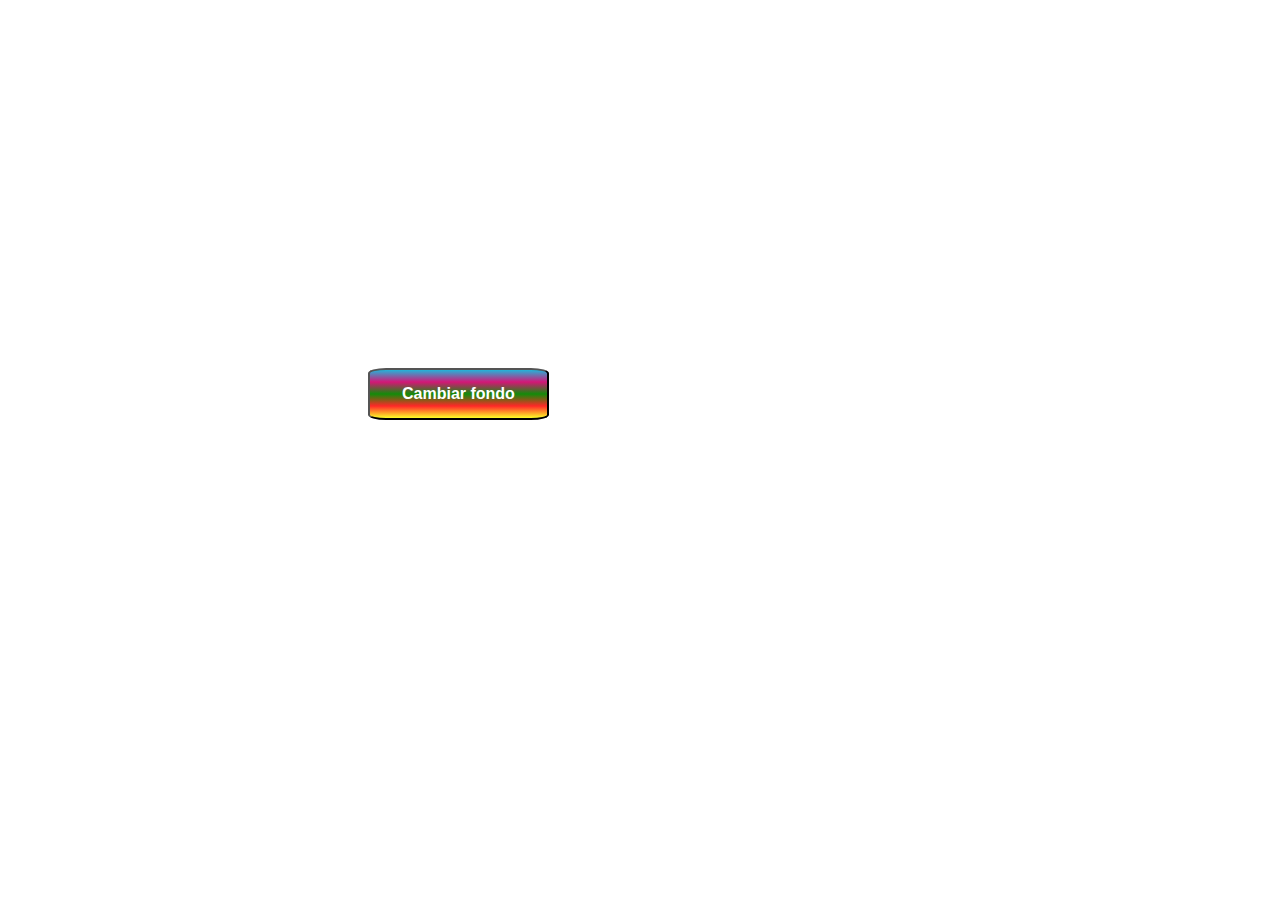
<file: Creatividad/cambiar-color-aleatoriamente-rgb/index.html>
<!DOCTYPE html>
<html lang="en">
<head>
  <meta charset="UTF-8">
  <meta name="viewport" content="width=device-width, initial-scale=1.0">
  <link rel="stylesheet" href="css/index.css">
  <title>cambiar color aleatoriamente rgb</title>
</head>
<body>
	<button class="btn">Cambiar fondo</button>
	
  <script src="js/index.js"></script>
</body>
</html>
</file>
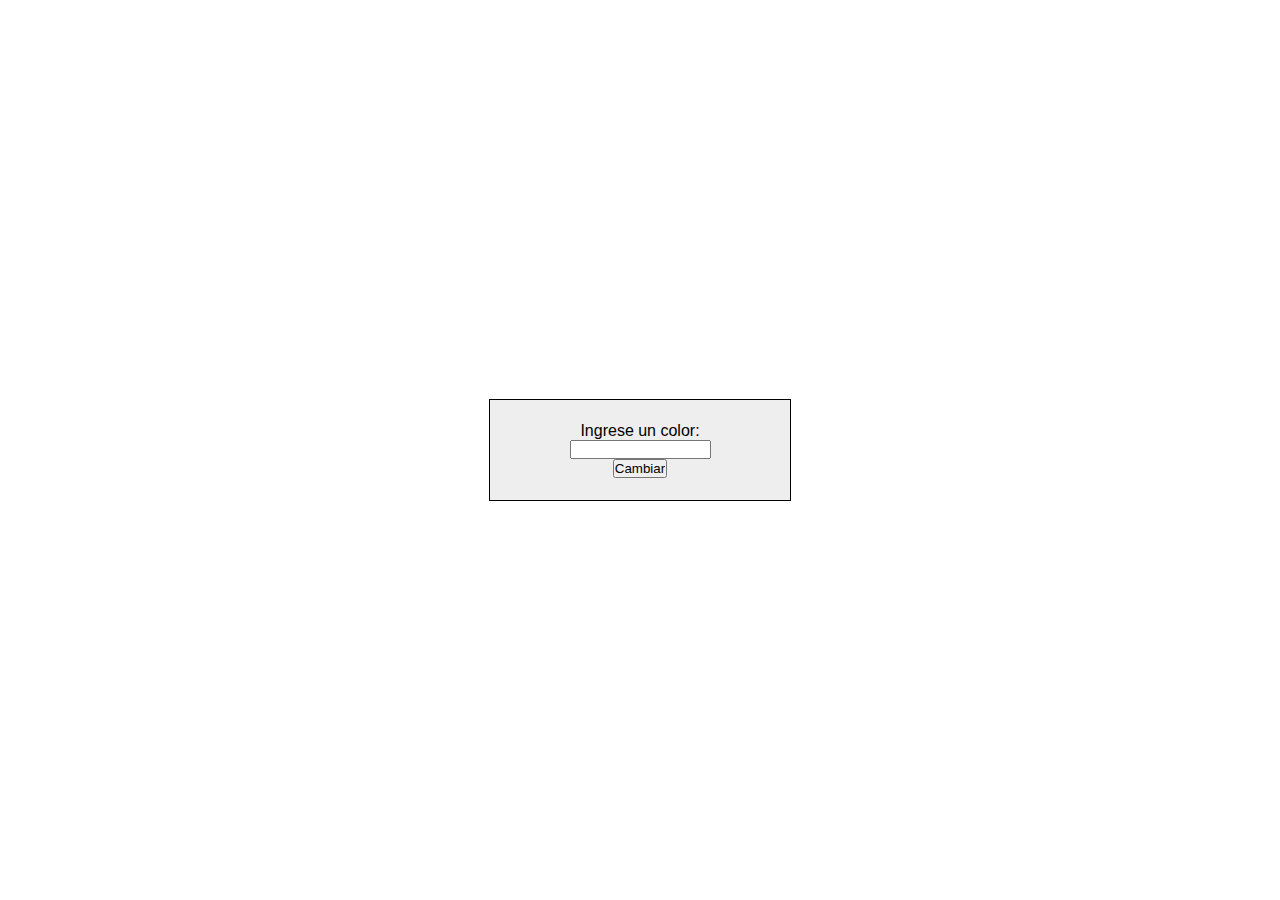
<file: Practicas/Cambiar color fondo con input/index.html>
<!DOCTYPE html>
<html lang="en">
<head>
  <meta charset="UTF-8">
  <meta name="viewport" content="width=device-width, initial-scale=1.0">
  <link rel="stylesheet" href="css/index.css">
  <script src="js/index.js"></script>
  <title>Cambiar color fondo con input</title>
</head>
<body id="cuerpo">
	<form>
	  <label for="">Ingrese un color:</label>
	  <input type="text" size="15" id="colorFondo"/>
    <input type="button" id="cambiarColor" value="Cambiar"/>
	</form>
</body>
</html>
</file>
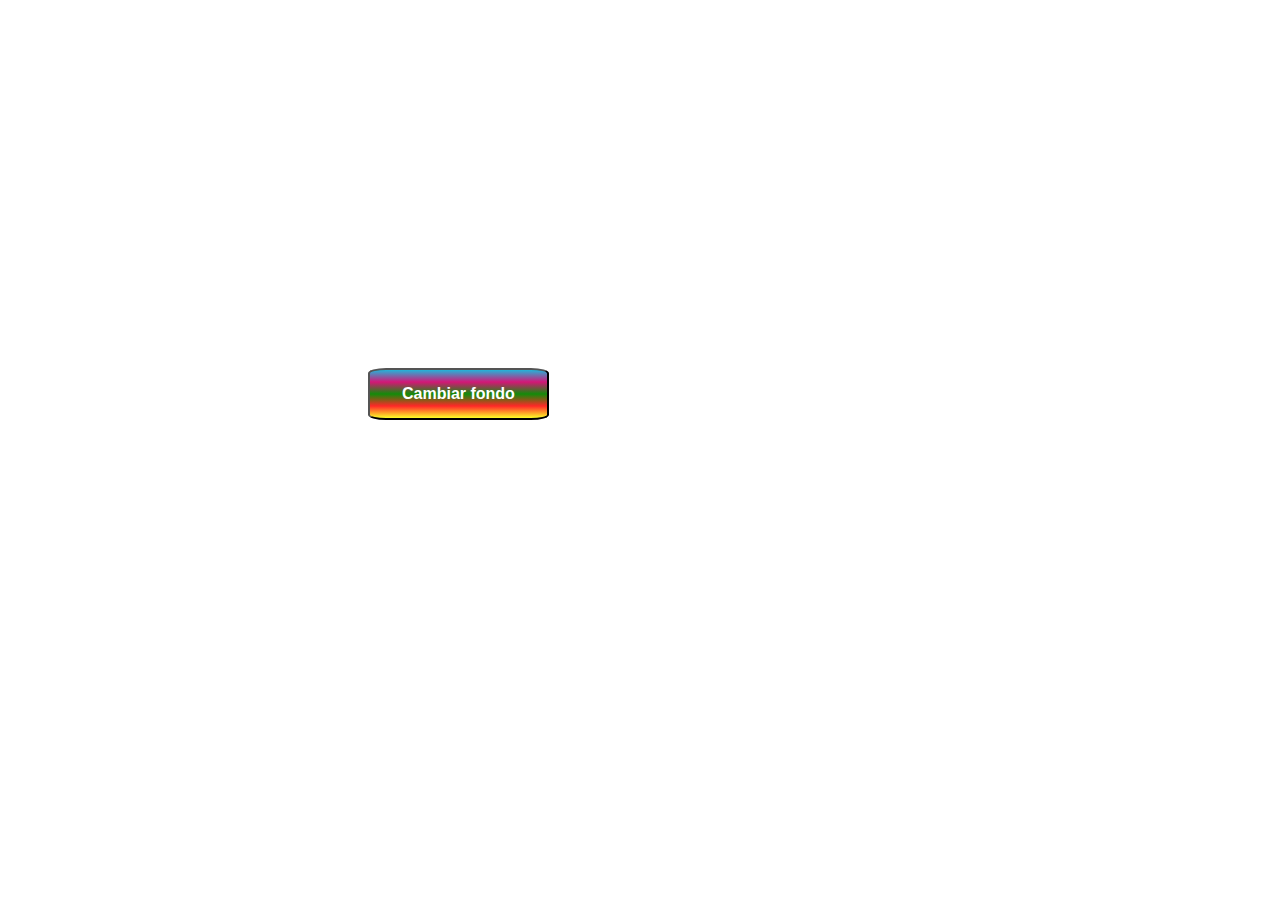
<file: Practicas/cambiar-color-aleatoriamente/index.html>
<!DOCTYPE html>
<html lang="en">
<head>
  <meta charset="UTF-8">
  <meta name="viewport" content="width=device-width, initial-scale=1.0">
  <link rel="stylesheet" href="css/index.css">
  <title>cambiar color aleatoriamente</title>
</head>
<body>
	<button class="btn">Cambiar fondo</button>
  <script src="js/index.js"></script>
</body>
</html>
</file>
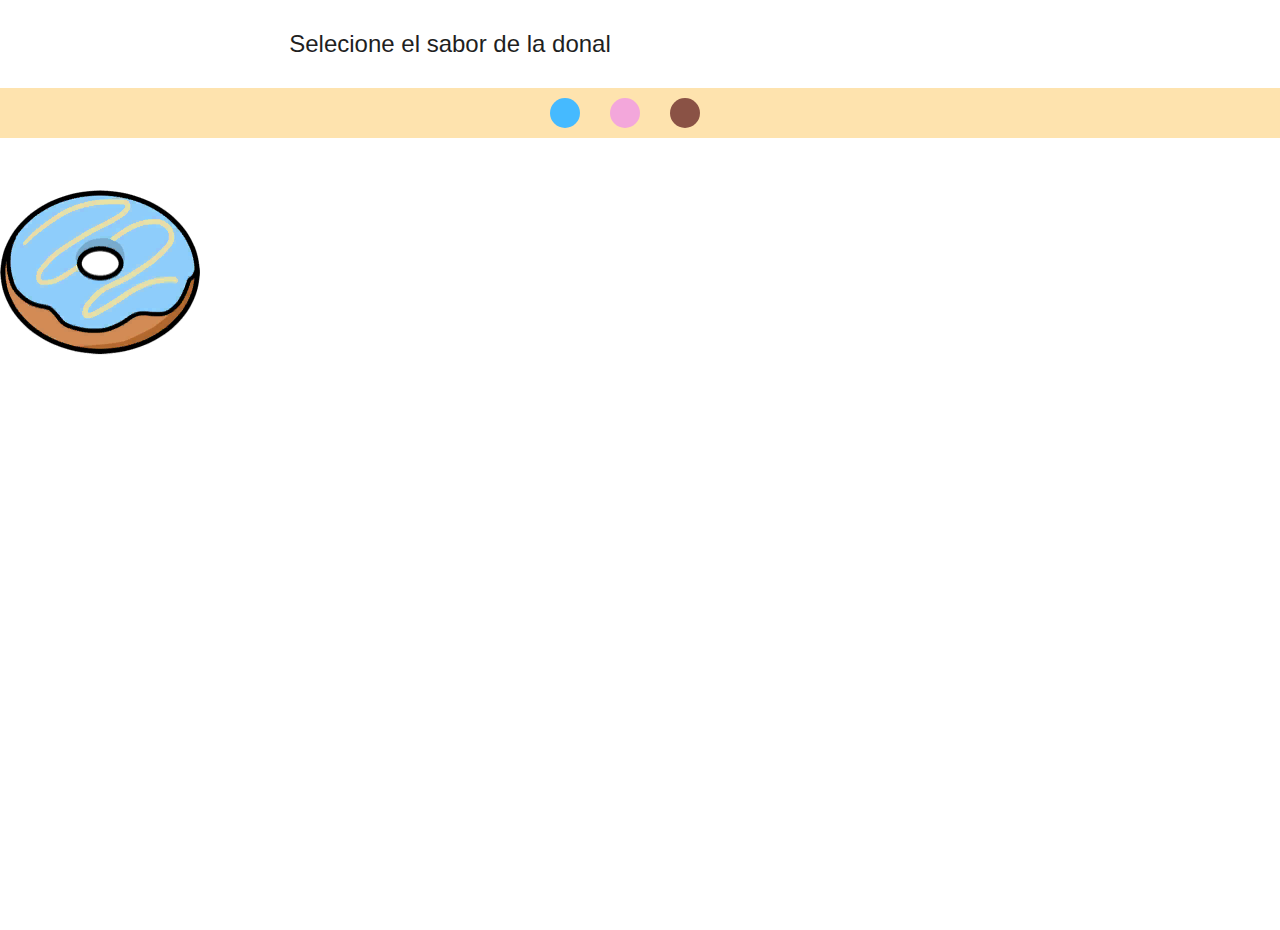
<file: Practicas/cambiar-color-imagen/index.html>
<!DOCTYPE html>
<html lang="en">
<head>
  <meta charset="UTF-8">
  <meta name="viewport" content="width=device-width, initial-scale=1.0">
  <link rel="stylesheet" href="css/index.css">
  <title>cambiar color de una imagen</title>
</head>
<body>
  <div class="contenedor">
    <h3 class="text">Selecione el sabor de la donal</h3>
    <div class="color-select">
      <div id="azul"></div>
      <div id="rosa"></div>
      <div id="marron"></div>
    </div>
    <div class="images">
      <img id="cargarImagen" src="img/donal_azul.png" alt="" />
    </div>
  </div>
  
  <script src="js/index.js"></script>
</body>
</html>
</file>
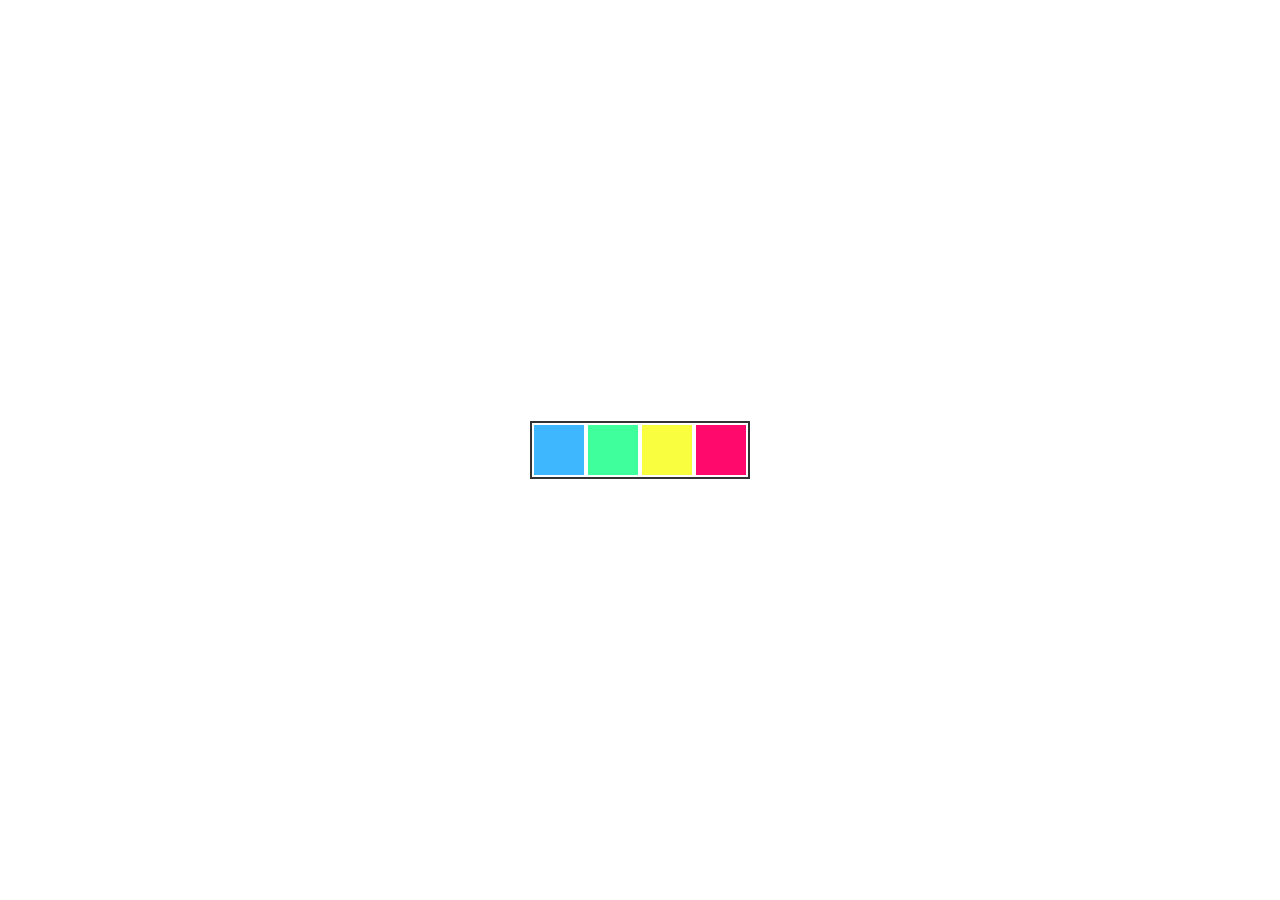
<file: Practicas/Cargar-color-fondo/index.html>
<!DOCTYPE html>
<html lang="en">
<head>
  <meta charset="UTF-8">
  <meta name="viewport" content="width=device-width, initial-scale=1.0">
  <link rel="stylesheet" href="css/index.css">
  <title>Cargar-color-fondo</title>
</head>
<body>
	<div class="contenedor">
	  <span id="1" onclick="color(this)" class="color clr1"></span>
	  <span id="2" onclick="color(this)" class="color clr2"></span>
	  <span onclick="color(this)" class="color clr3"></span>
	  <span onclick="color(this)" class="color clr4"></span>  
	</div>
  <script src="js/index.js"></script>
</body>
</html>
</file>
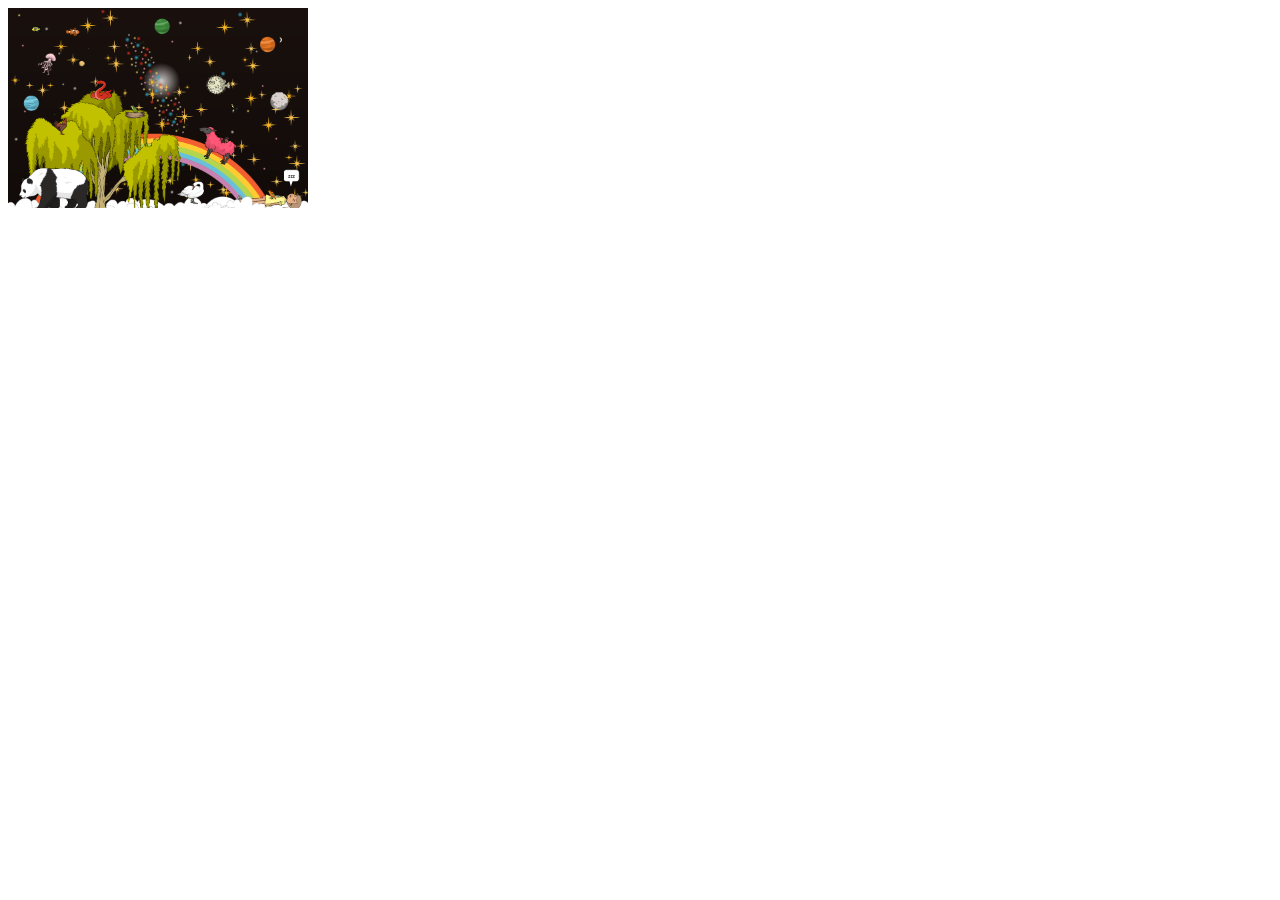
<file: Practicas/Efecto de movimiento/index.html>
<!DOCTYPE html>
<html lang="en">
<head>
  <meta charset="UTF-8">
  <meta name="viewport" content="width=device-width, initial-scale=1.0">
  <link rel="stylesheet" href="css/index.css">
  <title>Efecto de movimiento</title>
</head>
<body>
	<div id="poster"></div>
	
	<script src="js/index.js"></script>
</body>
</html>
</file>
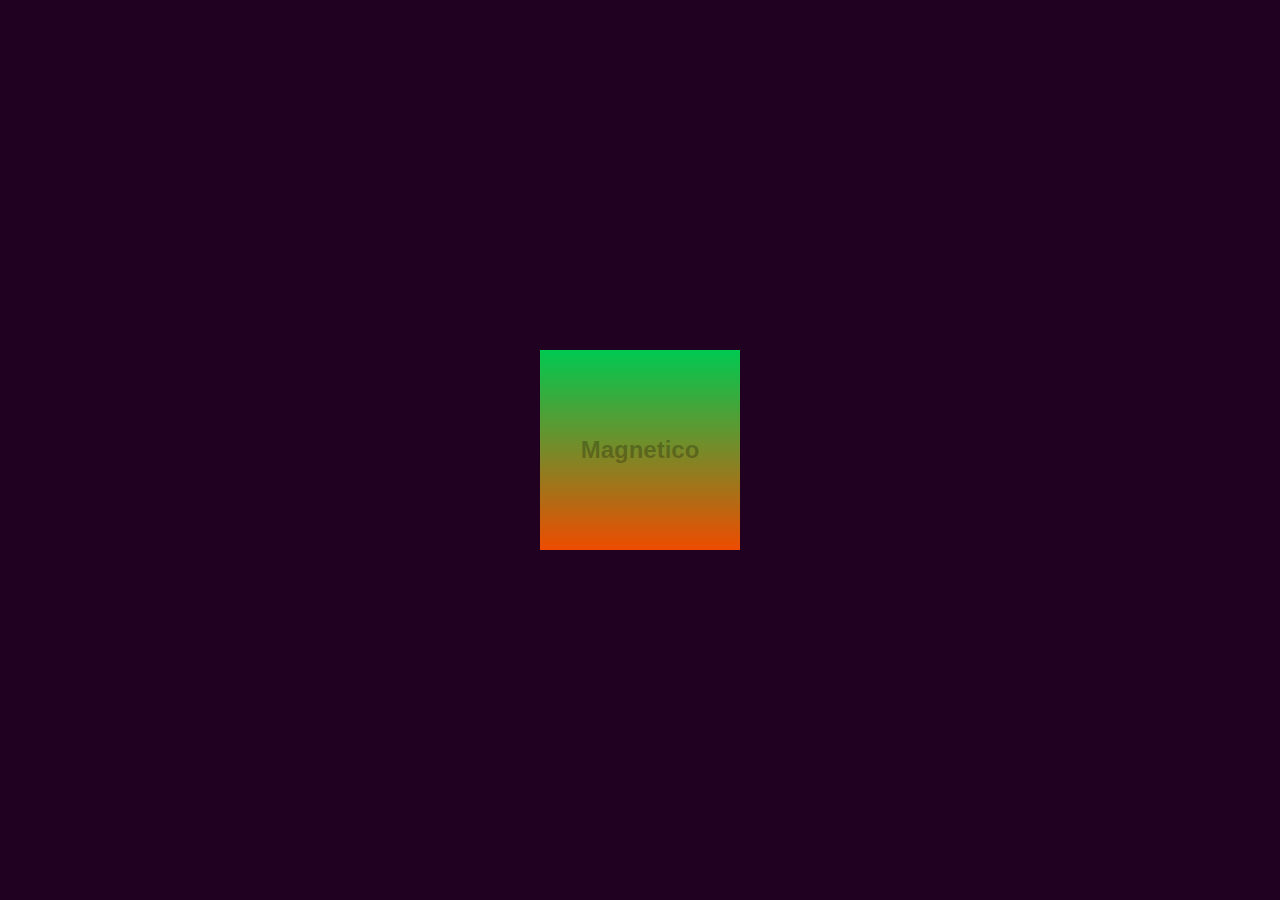
<file: Practicas/Efecto magnetico/index.html>
<!DOCTYPE html>
<html lang="en">
<head>
  <meta charset="UTF-8">
  <meta name="viewport" content="width=device-width, initial-scale=1.0">
  <link rel="stylesheet" href="css/index.css">
  <title>Efecto magnetico</title>
</head>
<body>
	<div class="caja">Magnetico</div>
	
	<script src="js/index.js"></script>
</body>
</html>
</file>
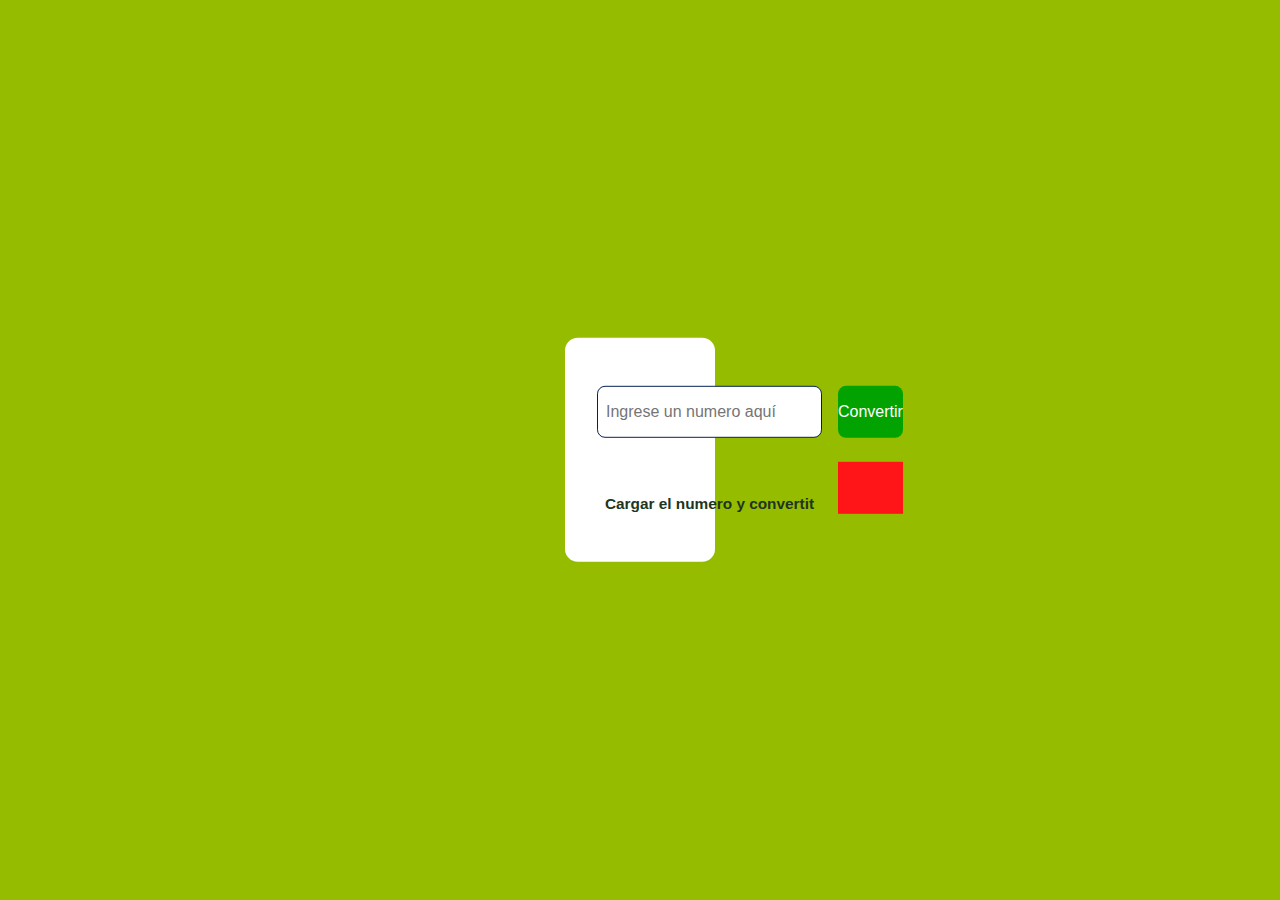
<file: Practicas/numero-a-romano/index.html>
<!DOCTYPE html>
<html lang="en">
<head>
  <meta charset="UTF-8">
  <meta name="viewport" content="width=device-width, initial-scale=1.0">
  <link rel="stylesheet" href="css/index.css">
  <title>Numero a romano</title>
</head>
<body>
	<div class="contenedor">
	  <div class="input-content">
	    <input type="number" id="entrada" placeholder="Ingrese un numero aquí"/>
	    <button type="submit" id="btn-cargar">Convertir</button>
	    <p id="salida">
	      <span>Cargar el numero y convertit</span>
	     </p>
	     <p id="error"></p>
	  </div>
	</div>
	
  <script src="js/index.js"></script>
</body>
</html>
</file>
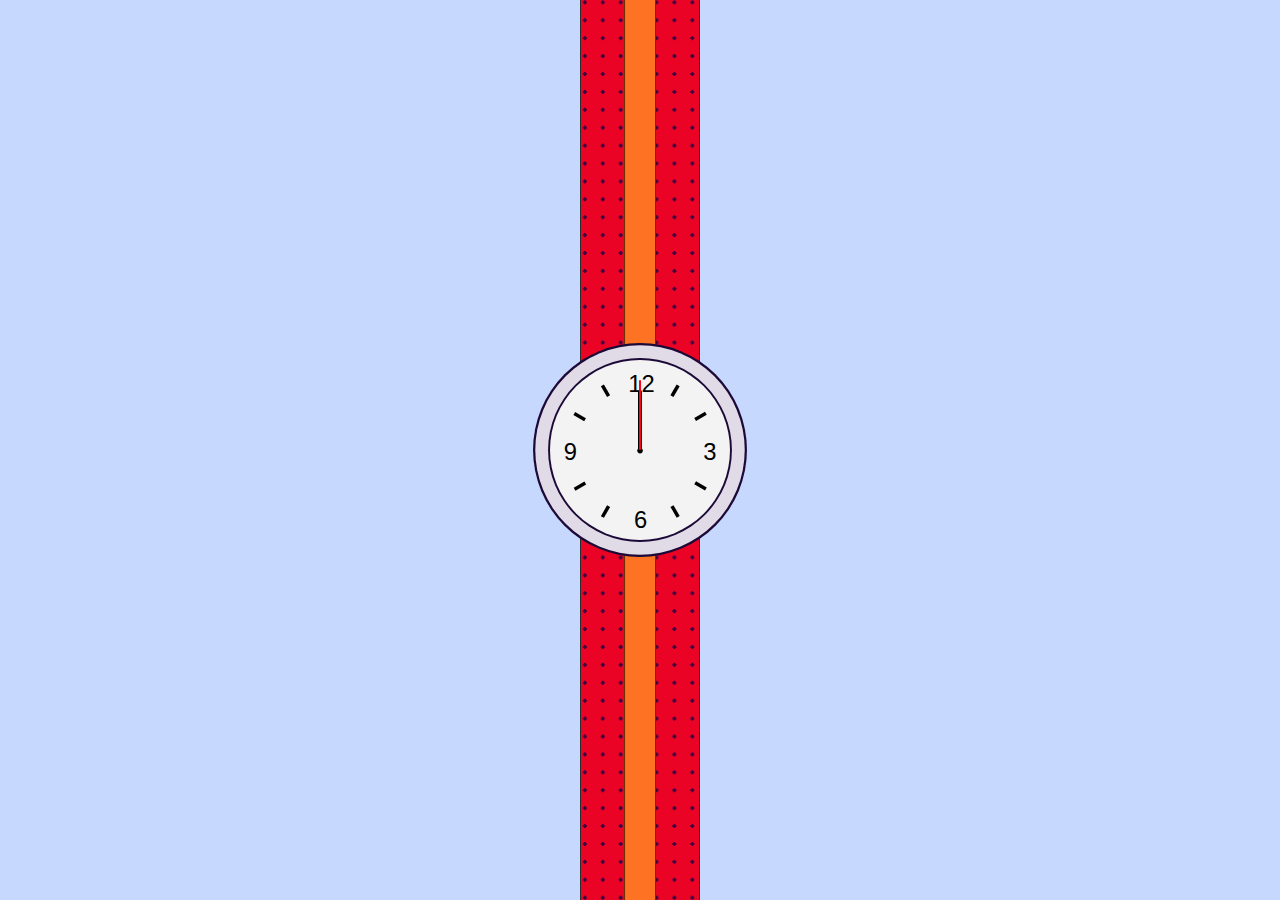
<file: Practicas/reloj-analogico/index.html>
<!DOCTYPE html>
<html lang="en">
<head>
  <meta charset="UTF-8">
  <meta name="viewport" content="width=device-width, initial-scale=1.0">
  <link rel="stylesheet" href="css/index.css">
  <title>Reloj analogico</title>
</head>
<body>
	<div class="correa">
	  <div class="pin"></div>
	  <div class="reloj">
	    <img src="watch-background.svg"/>
	    <div class="hora manecillas" id="hora"></div>
	    <div class="minutero manecillas" id="minutero"></div>
	    <div class="segundero manecillas" id="segundero"></div>
	  </div> 
	</div>
	
	<script src="js/index.js"></script>
</body>
</html>
</file>
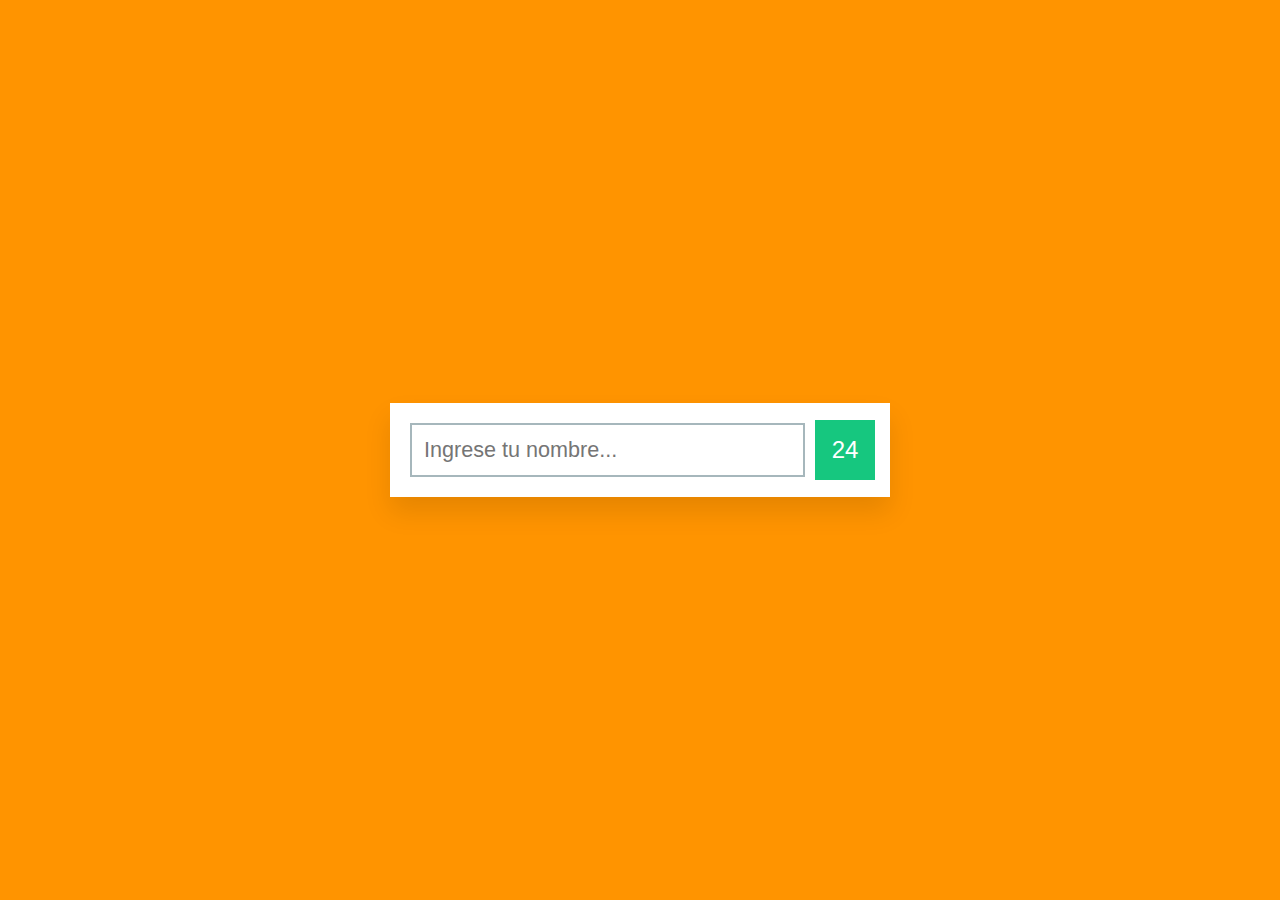
<file: Practicas/Salida de texto con campo de caracteres/index.html>
<!DOCTYPE html>
<html lang="en">
<head>
  <meta charset="UTF-8">
  <meta name="viewport" content="width=device-width, initial-scale=1.0">
  <link rel="stylesheet" href="css/index.css">
  <title>Salida de texto con campo de caracteres</title>
</head>
<body>
	<div class="container">
	  <input type="text" placeholder="Ingrese tu nombre..." required class="textBox" maxlength="24"/>
	  <span class="contador">24</span>
	</div>
	
	<script src="js/index.js"></script>
</body>
</html>
</file>
<file: Creatividad/cambiar-color-aleatoriamente-rgb/css/index.css>
button{
  background: linear-gradient( #23b4d9, #d41677, #128c09, #ff2828, #fcff28);
  color: #fff;
  padding: 15px 32px;
  font-size: 16px;
  cursor: pointer;
  margin: 40vh 40vh;
  font-weight: 600;
  border-radius: 10%;
}
</file>
<file: Practicas/Cambiar color fondo con input/css/index.css>
*{
  padding: 0;
  margin: 0;
  font-family: Arial, Sans-Serif;
}

body{
  display: flex;
  justify-content: center;
  align-items: center;
  min-height: 100vh;
}

form{
  width: 300px;
  height: 100px;
  position: relative;
  display: flex;
  flex-direction: column;
  align-items: center;
  justify-content: center;
  border: 1px #000 solid;
  background: #eee;
}
</file>
<file: Practicas/cambiar-color-aleatoriamente/css/index.css>
button{
  background: linear-gradient( #23b4d9, #d41677, #128c09, #ff2828, #fcff28);
  color: #fff;
  padding: 15px 32px;
  font-size: 16px;
  cursor: pointer;
  margin: 40vh 40vh;
  font-weight: 600;
  border-radius: 10%;
}
</file>
<file: Practicas/cambiar-color-imagen/css/index.css>
*{
  padding: 0;
  margin: 0;
  box-sizing: border-box;
  font-family: Arial, Sans-Serif;
}

.contenedor{
  width: 100vh;
  height: 100vh;
}

div.contenedor h3{
  color: #1f1f1f;
  font-size: 24px;
  font-weight: 300;
  margin-top: 30px;
  text-align: center;
}

.color-select{
  width: 100vw;
  height: 50px;
  background: #fee3ae;
  display: flex;
  align-items: center;
  justify-content: center;
  margin-top: 30px;
}

.color-select div{
  background: #45baff;
  width: 30px;
  height: 30px;
  border-radius: 50%;
  margin-right: 30px;
  cursor: pointer;
}

.color-select #azul{
  background: #45baff;
}

.color-select #rosa{
  background: #f3a7db;
}

.color-select #marron{
  background: #8a5245;
}

.images{
  margin-top:50px;
}
</file>
<file: Practicas/Cargar-color-fondo/css/index.css>
*{
  margin: 0;
  padding: 0;
}

body{
  display: flex;
  height: 100vh;
  align-items: center;
  justify-content: center;
}

.contenedor{
  border: 2px solid #333;
}

.color{
  display: table-cell;
  width: 50px;
  height: 50px;
  margin: 0 1px;
  cursor: pointer;
  border: 2px solid #fff;
}

.clr1{
  background: #3eb7ff;
}
.clr2{
  background: #3eff9c;
}
.clr3{
  background: #f9ff3e;
}
.clr4{
  background: #ff096d;
}
</file>
<file: Practicas/Efecto de movimiento/css/index.css>
#poster{
  height: 200px;
  width: 300px;
  transition: box-shadow 0.1s, transform 0.1s;
  background: url('../durmiendo-en-el-espacio.png') no-repeat center;
  background-size: cover;
}

#poster:hover{
  box-shadow: 0px 0px 50px rgba(0, 0, 0, 1);
}
</file>
<file: Practicas/Efecto magnetico/css/index.css>
*{
  margin: 0;
  padding: 0;
  box-sizing: border-box;
  font-family: Arial, Sans-Serif;
}

body{
  display: flex;
  justify-content: center;
  align-items: center;
  min-height: 100vh;
  background: #200121;
}

.caja{
  position: relative;
  width: 200px;
  height: 200px;
  background: linear-gradient(to bottom, #00c951, #ee4c00);
  display: flex;
  justify-content: center;
  align-items: center;
  font-size: 1.5em;
  color: rgba(0, 0, 0, 0.25);
  font-weight: 600;
  transition: 0.1s;
}
</file>
<file: Practicas/numero-a-romano/css/index.css>
*{
  padding: 0;
  margin: 0;
  box-sizing: border-box;
  font-family: Arial, Sans-Serif;
}

body{
  background-color: #96bc00;
}

.contenedor{
  background: #fff;
  width: min(90%, 150px);
  position: absolute;
  transform: translate(-50%, -50%);
  left: 50%;
  top: 50%;
  padding: 3em 2em;
  border-radius: 0.8em;
}

.input-content{
  display: grid;
  grid-template-columns: 9fr 3fr;
  gap: 1em;
}

input{
  padding: 1em 0.5em;
  color: #242b09;
  border: 1px solid #072155;
}

input:focus{
  border-color: #3fb700;
}

button{
  border: none;
  background-color: #02a300;
  color: #fff;
}

input, button{
  font-size: 1em;
  outline: none;
  border-radius: 0.5em;
}

#error{
  background-color: #ff1517;
  text-align: center;
  color: #fff;
  margin-top: 0.5em;
}

#salida{
  font-size: 1.2em;
  text-align: center;
  font-weight: 600;
  color: #1e3520;
  margin-top: 2em;
}

#salida span{
  font-size: 0.8em;
}
</file>
<file: Practicas/reloj-analogico/css/index.css>
*{
  padding: 0;
  margin: 0;
  box-sizing: border-box;
}

body{
  background: #c6d8fe;
}

.correa{
  height: 100vh;
  width: 7.5em;
  border: 0.12em solid #2d2d2d;
  position: absolute;
  transform: translateX(-50%);
  left: 50%;
  background: radial-gradient( #42023f 2px, #ea0324 2px);
  background-size: 1.12em 1.12em;
  background-position: -0.32em;
  border-top: none;
  border-bottom: none;
}

.correa:before{
  position: absolute;
  content: '';
  height: 100vh;
  width: 1.87em;
  background: #fd7323;
  border: 0.12em solid #6d2800;
  transform: translateX(-50%);
  left: 50%;
  border-top: none;
  border-bottom: none;
}

.reloj{
  height: 11.25em;
  width: 11.25em;
  background: #f3f3f3;
  position: absolute;
  transform: translate(-50%, -50%);
  left: 50%;
  top: 50%;
  border-radius: 50%;
  box-shadow: 0 0 0 0.12em #1c0937,
            0 0 0 0.92em #e0dbe7, 
            0 0 0 1.06em #1c0937;
}

.pin{
  position: absolute;
  height: 1.25em;
  height: 1.25em;
  background: linear-gradient( #ddecf0 0.31em, #e9f8eb 0.31em);
  border: 0.12em solid #2e1040;
  transform: translate(-50%, -50%);
  top: 50%;
  left: calc(50% * 6.56em);
}

img{
  height: 11.25em;
}

.manecillas{
  position: absolute;
  margin: auto;
  left: 0;
  right: 0;
  background-color: #000;
  border-radius: 0.31em;
  transform-origin: bottom;
}

.hora{
  height: 2.5em;
  width: 0.31em;
  top: 3.12em;
}

.minutero{
  height: 3.75em;
  width: 0.31em;
  top: 1.87em;
}

.segundero{
  height: 4.37em;
  width: 0.18em;
  top: 1.25em;
  background-color: #fc0415;
}
</file>
<file: Practicas/Salida de texto con campo de caracteres/css/index.css>
*{
  margin: 0;
  padding: 0;
  box-sizing: border-box;
  font-family: Arial, Sans-Serif;
}

body{
  display: flex;
  justify-content: center;
  align-items: center;
  min-height: 100vh;
  background: #ff9400;
}

.container{
  position: relative;
  width: 500px;
  background: #ffffff;
  padding: 20px 85px 20px 20px;
  box-shadow: 0 15px 25px rgba(0, 0, 0, 0.1);
}

.container .textBox{
  width: 100%;
  outline: none;
  padding: 12px;
  border: 2px solid #a6b7bc;
  color: #2f2f2f;
  font-size: 1.35em;
}

.container .textBox:placeholder{
  color: #a6b7bc;
}

.container .contador{
  position: absolute;
  top: 50%;
  right: 15px;
  transform: translateY(-50%);
  width: 60px;
  height: 60px;
  background: #16c77f;
  color: #fff;
  display: flex;
  justify-content: center;
  align-items: center;
  font-size: 1.5em;
  cursor: pointer;
}
</file>
